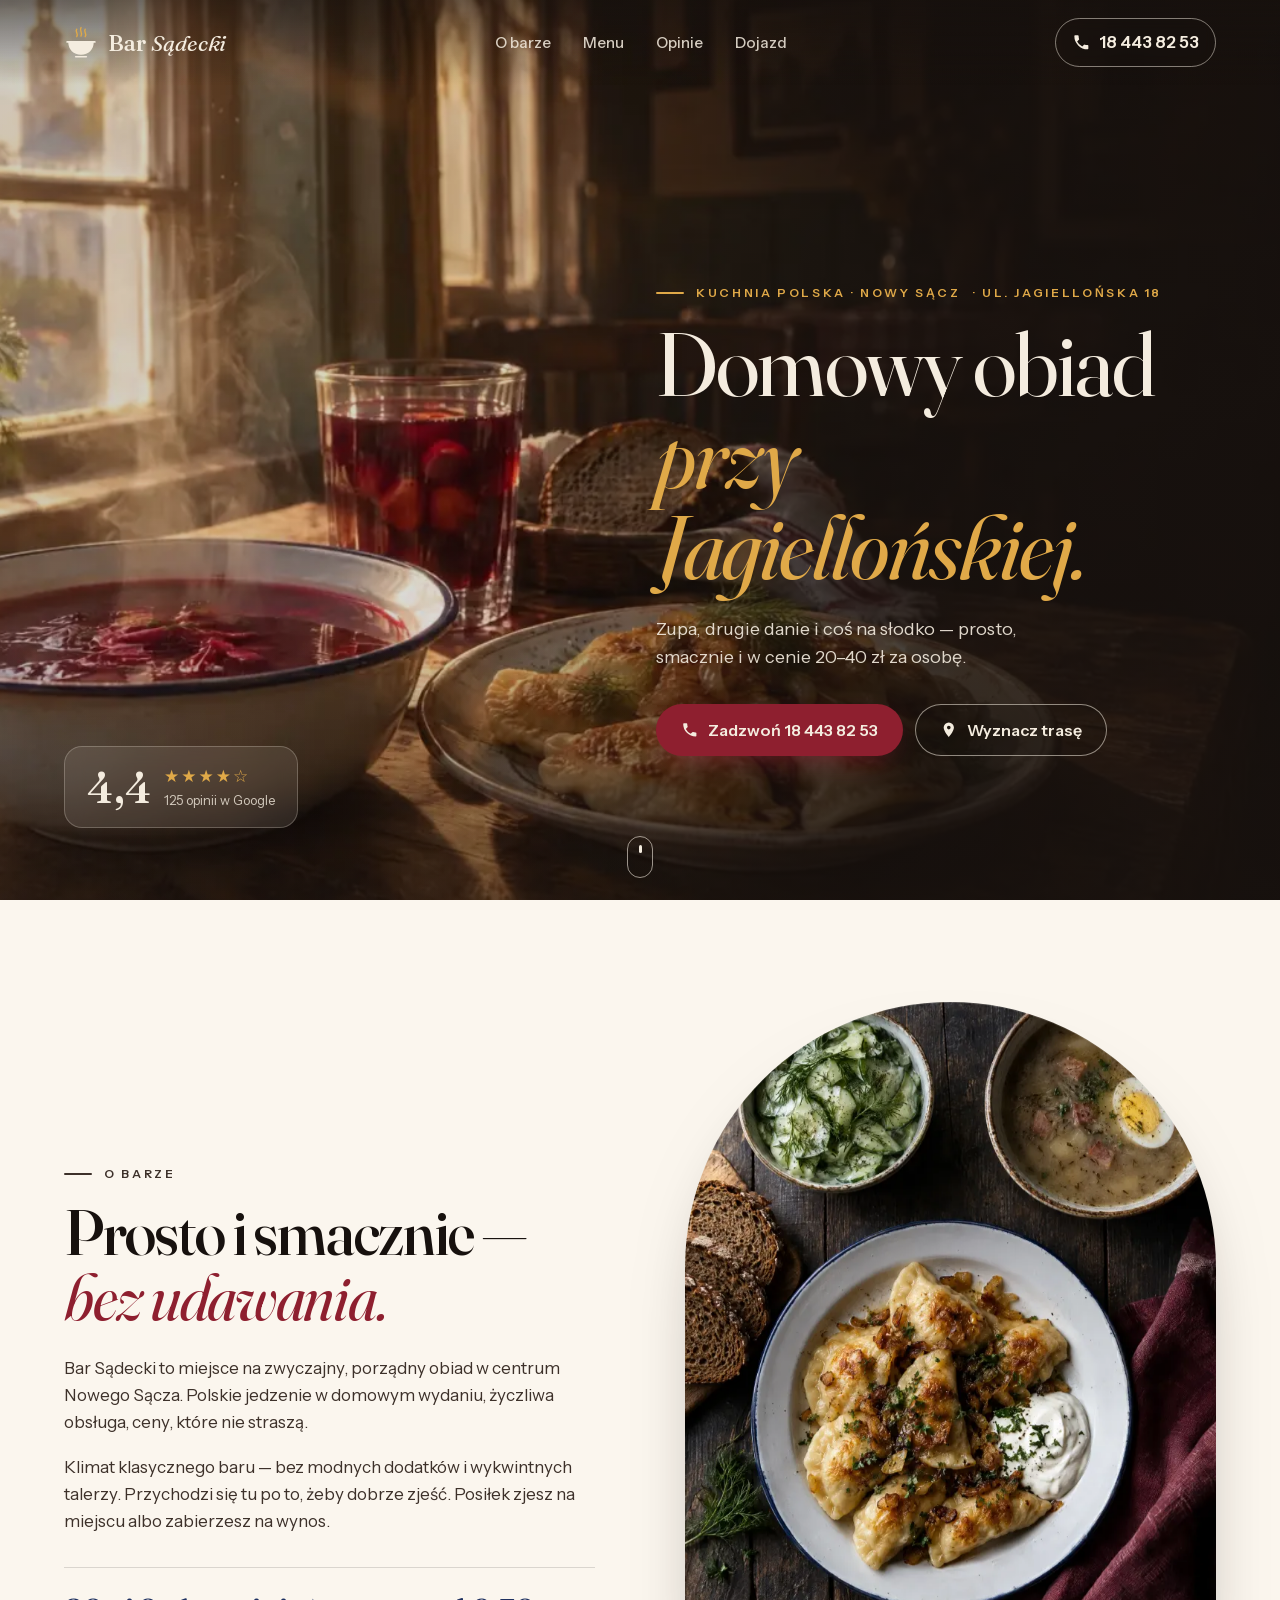
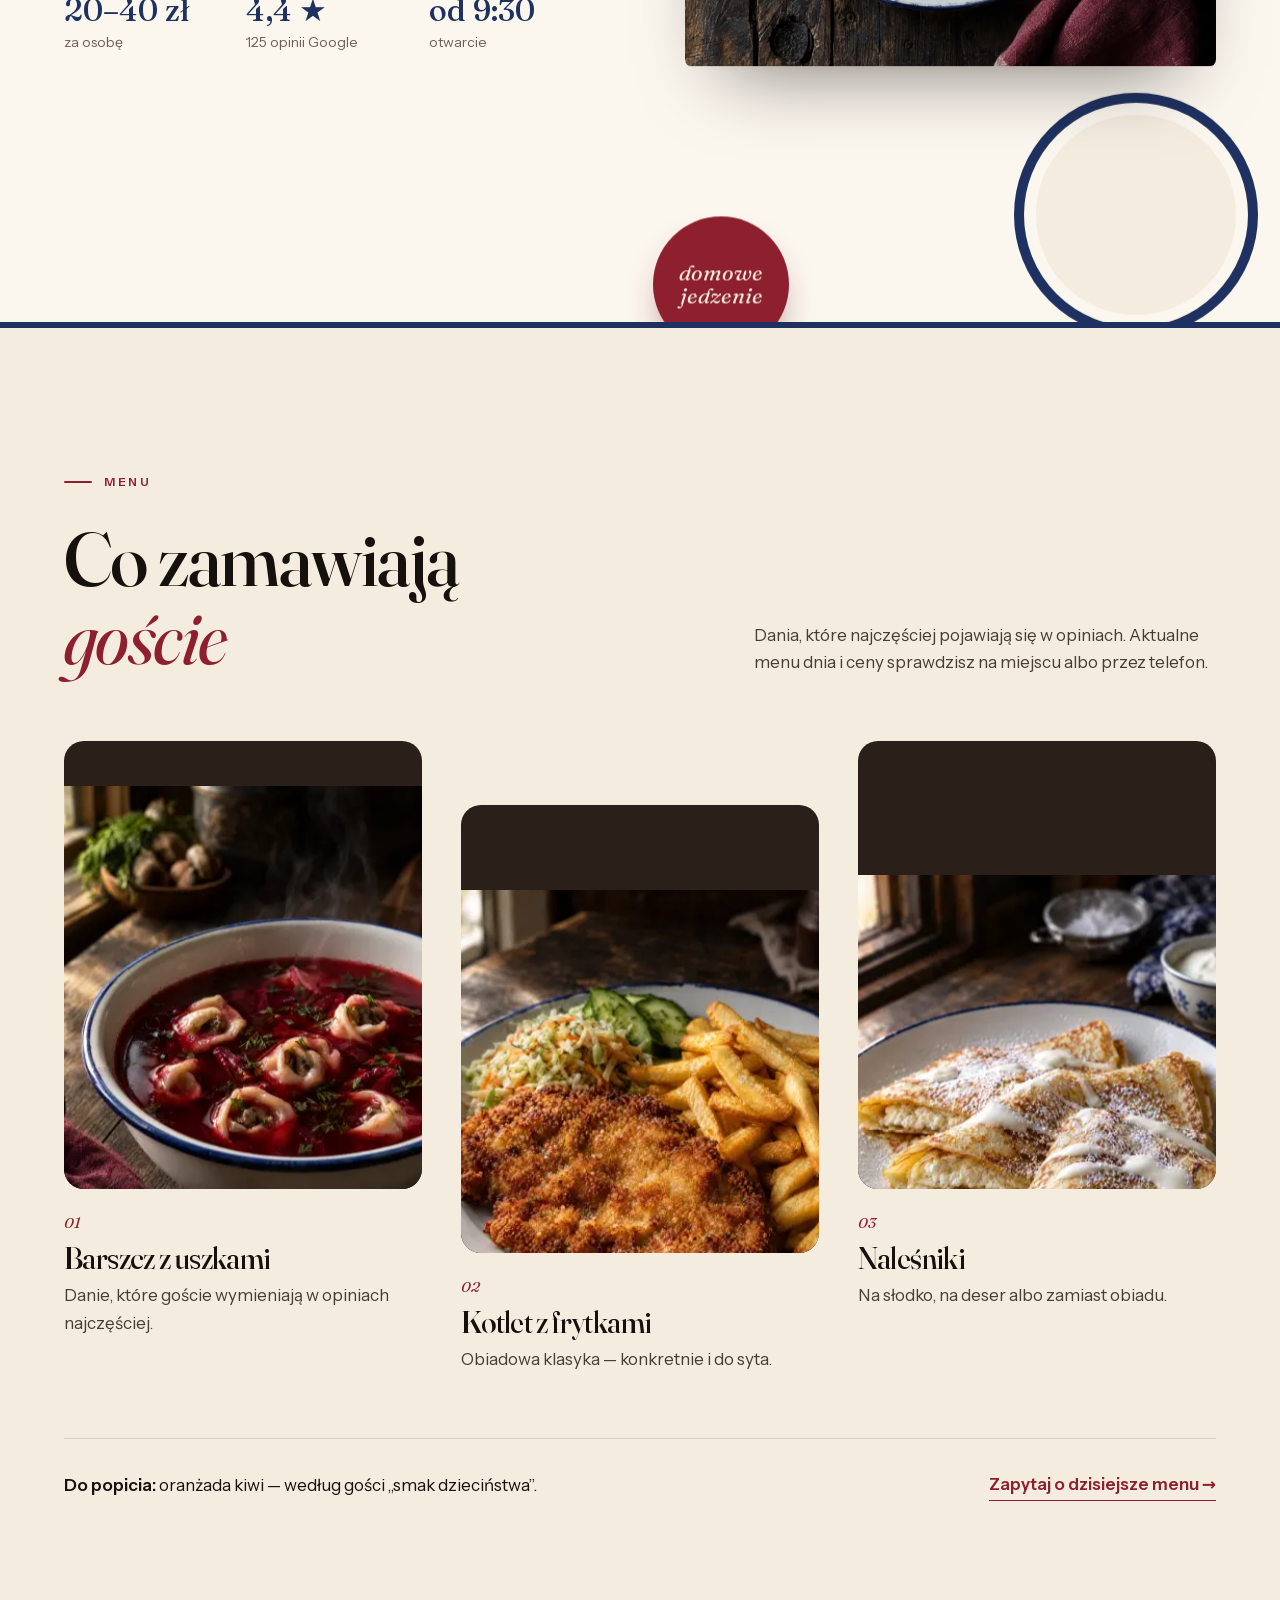
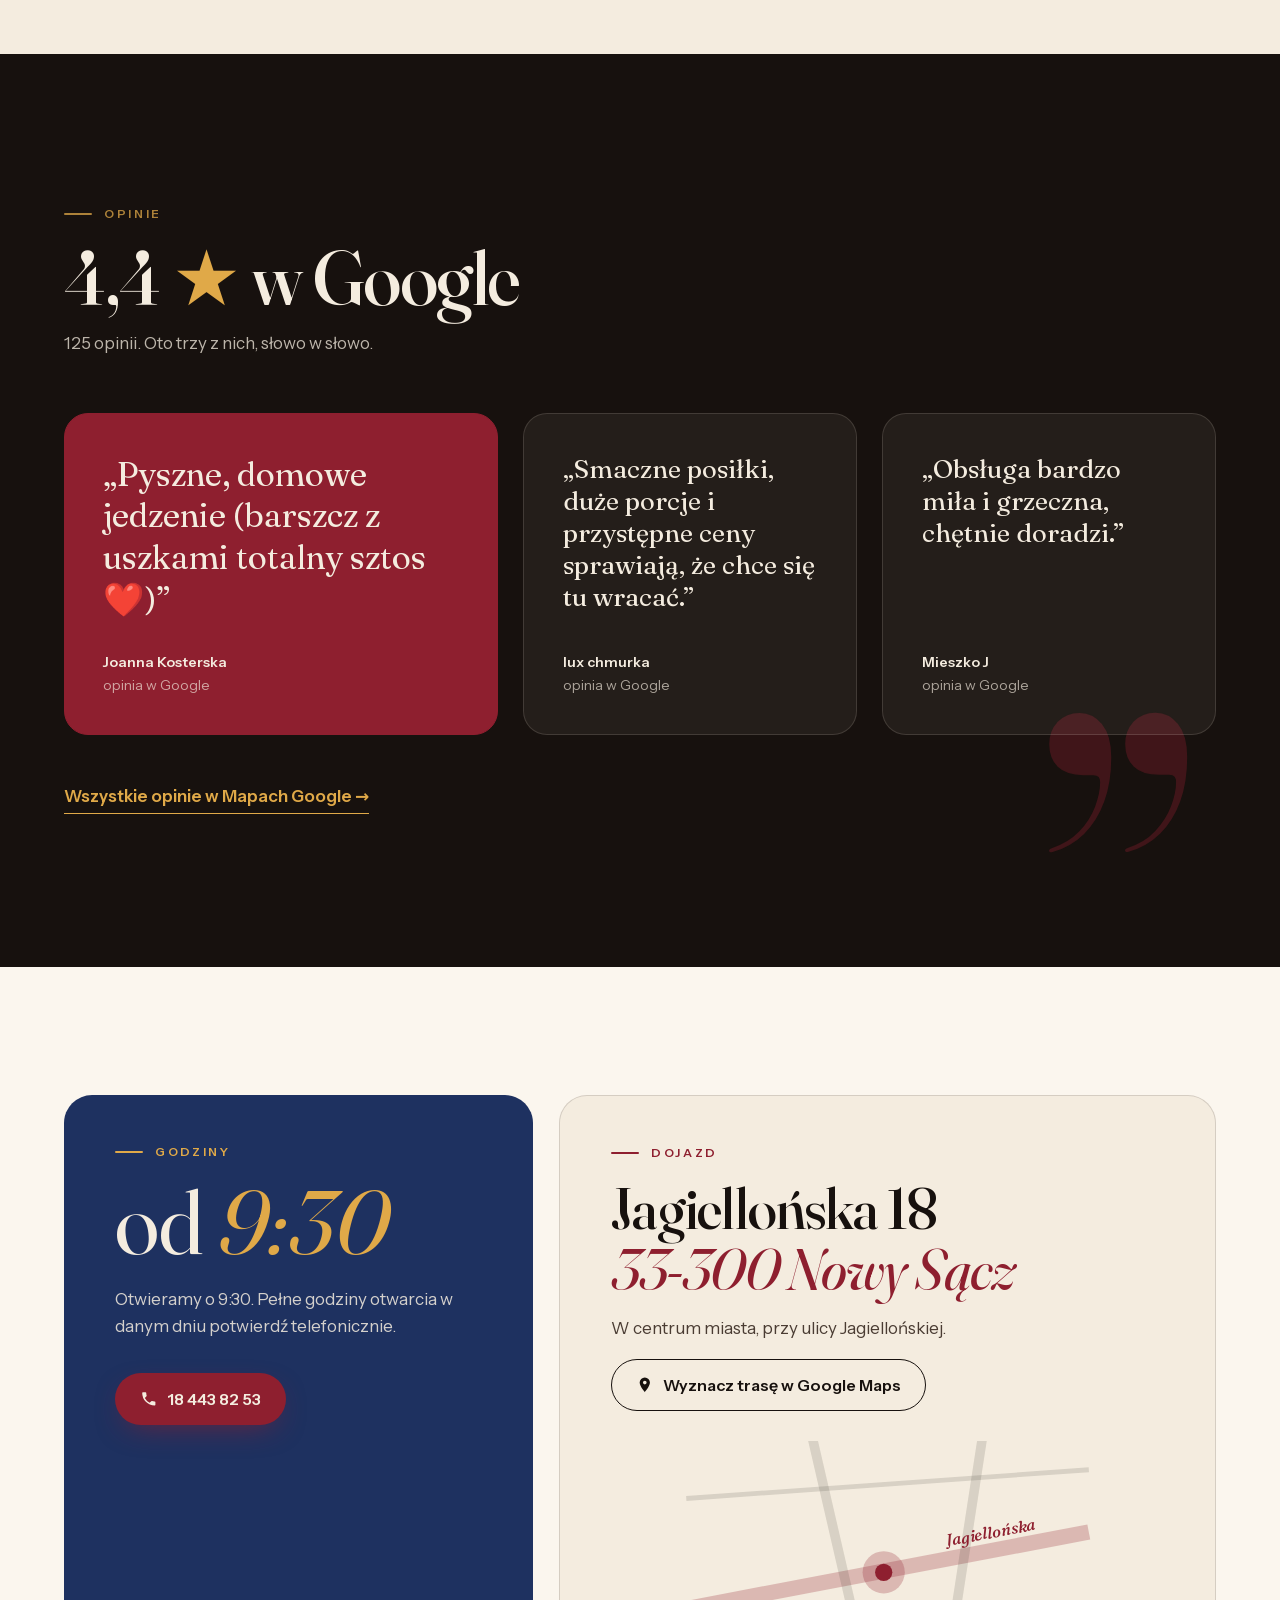
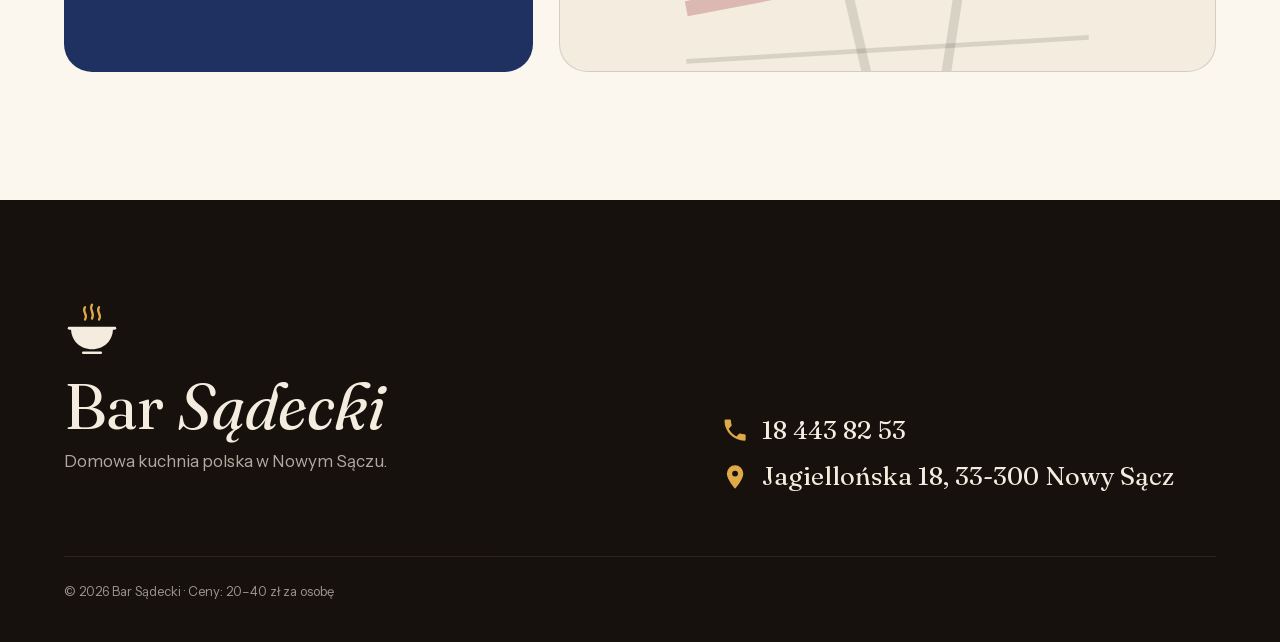
<file: index.html>
<!DOCTYPE html><html lang="pl"><head><meta charSet="utf-8"/><meta name="viewport" content="width=device-width, initial-scale=1, viewport-fit=cover"/><link rel="preload" as="font" type="font/woff2" href="assets/fonts/Fraunces-normal-latin.woff2" crossorigin/><link rel="preload" as="font" type="font/woff2" href="assets/fonts/InstrumentSans-normal-latin.woff2" crossorigin/><style>@font-face {
  font-family: 'Fraunces';
  font-style: italic;
  font-weight: 300 700;
  font-display: swap;
  src: url(assets/fonts/Fraunces-italic-latin-ext.woff2) format('woff2');
  unicode-range: U+0100-02BA, U+02BD-02C5, U+02C7-02CC, U+02CE-02D7, U+02DD-02FF, U+0304, U+0308, U+0329, U+1D00-1DBF, U+1E00-1E9F, U+1EF2-1EFF, U+2020, U+20A0-20AB, U+20AD-20C0, U+2113, U+2C60-2C7F, U+A720-A7FF;
}
@font-face {
  font-family: 'Fraunces';
  font-style: italic;
  font-weight: 300 700;
  font-display: swap;
  src: url(assets/fonts/Fraunces-italic-latin.woff2) format('woff2');
  unicode-range: U+0000-00FF, U+0131, U+0152-0153, U+02BB-02BC, U+02C6, U+02DA, U+02DC, U+0304, U+0308, U+0329, U+2000-206F, U+20AC, U+2122, U+2191, U+2193, U+2212, U+2215, U+FEFF, U+FFFD;
}
@font-face {
  font-family: 'Fraunces';
  font-style: normal;
  font-weight: 300 700;
  font-display: swap;
  src: url(assets/fonts/Fraunces-normal-latin-ext.woff2) format('woff2');
  unicode-range: U+0100-02BA, U+02BD-02C5, U+02C7-02CC, U+02CE-02D7, U+02DD-02FF, U+0304, U+0308, U+0329, U+1D00-1DBF, U+1E00-1E9F, U+1EF2-1EFF, U+2020, U+20A0-20AB, U+20AD-20C0, U+2113, U+2C60-2C7F, U+A720-A7FF;
}
@font-face {
  font-family: 'Fraunces';
  font-style: normal;
  font-weight: 300 700;
  font-display: swap;
  src: url(assets/fonts/Fraunces-normal-latin.woff2) format('woff2');
  unicode-range: U+0000-00FF, U+0131, U+0152-0153, U+02BB-02BC, U+02C6, U+02DA, U+02DC, U+0304, U+0308, U+0329, U+2000-206F, U+20AC, U+2122, U+2191, U+2193, U+2212, U+2215, U+FEFF, U+FFFD;
}
@font-face {
  font-family: 'Instrument Sans';
  font-style: normal;
  font-weight: 400 600;
  font-stretch: 100%;
  font-display: swap;
  src: url(assets/fonts/InstrumentSans-normal-latin-ext.woff2) format('woff2');
  unicode-range: U+0100-02BA, U+02BD-02C5, U+02C7-02CC, U+02CE-02D7, U+02DD-02FF, U+0304, U+0308, U+0329, U+1D00-1DBF, U+1E00-1E9F, U+1EF2-1EFF, U+2020, U+20A0-20AB, U+20AD-20C0, U+2113, U+2C60-2C7F, U+A720-A7FF;
}
@font-face {
  font-family: 'Instrument Sans';
  font-style: normal;
  font-weight: 400 600;
  font-stretch: 100%;
  font-display: swap;
  src: url(assets/fonts/InstrumentSans-normal-latin.woff2) format('woff2');
  unicode-range: U+0000-00FF, U+0131, U+0152-0153, U+02BB-02BC, U+02C6, U+02DA, U+02DC, U+0304, U+0308, U+0329, U+2000-206F, U+20AC, U+2122, U+2191, U+2193, U+2212, U+2215, U+FEFF, U+FFFD;
}:root{--ink: #17110e;--oak: #2a1f19;--cream: #f4ecdf;--paper: #fbf6ee;--beet: #8e1f2f;--beet-deep: #6b1522;--enamel: #1e3160;--gold: #e0a948;--muted: #6d5f55;--line: rgba(23, 17, 14, .14);--serif: "Fraunces", "Iowan Old Style", Georgia, serif;--sans: "Instrument Sans", system-ui, -apple-system, "Segoe UI", sans-serif;--ease: cubic-bezier(.22, 1, .36, 1);--gutter: clamp(16px, 5vw, 72px);color-scheme:light}*,*:before,*:after{box-sizing:border-box}html{scroll-behavior:smooth;-webkit-text-size-adjust:100%}body{margin:0;background:var(--paper);color:var(--ink);font:400 17px/1.6 var(--sans);-webkit-font-smoothing:antialiased;overflow-x:clip}img,svg,video{display:block;max-width:100%}a{color:inherit}h1,h2,h3{font-family:var(--serif);font-weight:500;line-height:1.02;letter-spacing:-.02em;margin:0;font-variation-settings:"opsz" 120}h1 em,h2 em,.brand em,.footer__name em{font-style:italic;font-weight:400}p{margin:0 0 1em}::selection{background:var(--beet);color:var(--cream)}:focus-visible{outline:2px solid var(--gold);outline-offset:3px;border-radius:4px}.eyebrow{font:600 12px/1 var(--sans);letter-spacing:.22em;text-transform:uppercase;color:var(--beet);margin-bottom:1.2rem;display:flex;align-items:center;gap:.75rem}.eyebrow:before{content:"";width:28px;height:2px;background:currentColor;border-radius:2px}.ico{width:1.1em;height:1.1em;flex:none}.btn{display:inline-flex;align-items:center;gap:.6rem;min-height:52px;padding:0 1.5rem;border-radius:999px;font:600 16px/1 var(--sans);text-decoration:none;border:1.5px solid transparent;cursor:pointer;transition:transform .35s var(--ease),background .3s,color .3s,border-color .3s}.btn:hover{transform:translateY(-2px)}.btn--solid{background:var(--beet);color:var(--cream);box-shadow:0 10px 30px -12px #8e1f2fcc}.btn--solid:hover{background:var(--beet-deep)}.btn--ghost{color:var(--cream);border-color:#f4ecdf8c;background:#17110e40;-webkit-backdrop-filter:blur(6px);backdrop-filter:blur(6px)}.btn--ghost:hover{background:var(--cream);color:var(--ink)}.btn--ghost-dark{color:var(--ink);border-color:var(--ink)}.btn--ghost-dark:hover{background:var(--ink);color:var(--cream)}.link{font-weight:600;color:var(--beet);text-decoration:none;border-bottom:1.5px solid currentColor;padding-bottom:2px}.link--light{color:var(--gold)}.nav{position:fixed;inset:0 0 auto;z-index:20;display:flex;align-items:center;justify-content:space-between;gap:1rem;padding:18px var(--gutter);color:var(--cream);background:linear-gradient(#17110e8c,#17110e00);transition:background .4s var(--ease),padding .4s var(--ease),box-shadow .4s}.nav--solid{background:#17110eeb;-webkit-backdrop-filter:blur(12px);backdrop-filter:blur(12px);padding-block:12px;box-shadow:0 1px #f4ecdf14}.brand{display:flex;align-items:center;gap:.6rem;text-decoration:none}.brand__mark{width:34px;height:34px;color:var(--cream)}.brand__mark .logo__steam,.footer__mark .logo__steam{color:var(--gold);animation:steam 3.2s ease-in-out infinite;transform-origin:50% 100%}@keyframes steam{0%,to{transform:translateY(0) scaleY(1);opacity:1}50%{transform:translateY(-2px) scaleY(1.08);opacity:.65}}.brand__word{font:500 22px/1 var(--serif);letter-spacing:-.01em}.nav__links{display:flex;gap:2rem;font-size:15px;font-weight:500}.nav__links a{text-decoration:none;opacity:.85}.nav__links a:hover{opacity:1;color:var(--gold)}.nav__call{display:inline-flex;align-items:center;gap:.5rem;text-decoration:none;font-weight:600;padding:10px 16px;border-radius:999px;border:1.5px solid rgba(244,236,223,.5);-webkit-backdrop-filter:blur(6px);backdrop-filter:blur(6px)}.nav__call:hover{background:var(--cream);color:var(--ink)}.hero{position:relative;height:100svh;min-height:600px;overflow:hidden;background:var(--ink);color:var(--cream);isolation:isolate}.hero__media{position:absolute;inset:-6% 0 -18%;z-index:-1;will-change:transform}.hero__video-wrap,.hero__video{width:100%;height:100%}.hero__video{object-fit:cover;object-position:30% 50%;background:var(--ink) url(assets/hero-poster.webp) center / cover no-repeat}.hero__shade{position:absolute;inset:0;background:linear-gradient(90deg,#17110e33,#17110e26 38%,#17110ed1 72%),linear-gradient(0deg,#17110ed9,#17110e00 38%)}.hero__content{position:absolute;right:var(--gutter);bottom:clamp(96px,16vh,170px);width:min(560px,100% - 2 * var(--gutter));will-change:transform,opacity}.hero__eyebrow{color:var(--gold)}.hero__title{font-size:clamp(46px,7vw,104px);font-weight:400;margin-bottom:1.4rem;text-wrap:balance}.hero__title em{color:var(--gold)}.hero__lede{font-size:clamp(17px,1.4vw,20px);max-width:34ch;opacity:.9;margin-bottom:2rem}.hero__ctas{display:flex;flex-wrap:wrap;gap:.75rem}.hero__rating{position:absolute;left:var(--gutter);bottom:clamp(40px,8vh,80px);display:grid;grid-template-columns:auto auto;column-gap:.75rem;align-items:center;padding:16px 22px;border-radius:18px;text-decoration:none;background:#f4ecdf1a;border:1px solid rgba(244,236,223,.25);-webkit-backdrop-filter:blur(10px);backdrop-filter:blur(10px);will-change:transform}.hero__rating-num{grid-row:span 2;font:500 44px/1 var(--serif)}.hero__stars{color:var(--gold);letter-spacing:.12em}.hero__rating-src{font-size:13px;opacity:.8}.hero__scroll{position:absolute;left:50%;bottom:22px;width:26px;height:42px;margin-left:-13px;border:1.5px solid rgba(244,236,223,.6);border-radius:20px}.hero__scroll span{position:absolute;left:50%;top:8px;width:3px;height:8px;margin-left:-1.5px;border-radius:2px;background:var(--cream);animation:nudge 1.8s var(--ease) infinite}@keyframes nudge{0%{transform:translateY(0);opacity:1}to{transform:translateY(14px);opacity:0}}.about{display:grid;grid-template-columns:1fr 1fr;gap:clamp(40px,7vw,120px);align-items:center;padding:clamp(96px,14vw,180px) var(--gutter);max-width:1400px;margin:0 auto}.about h2{font-size:clamp(38px,5vw,68px);margin-bottom:1.6rem}.about h2 em{color:var(--beet)}.about__text>p{max-width:50ch;color:#3d312a}.facts{list-style:none;padding:1.6rem 0 0;margin:2rem 0 0;border-top:1px solid var(--line);display:grid;grid-template-columns:repeat(3,1fr);gap:1rem}.facts strong{display:block;font:500 clamp(24px,2.4vw,32px)/1.1 var(--serif);color:var(--enamel)}.facts span{font-size:14px;color:var(--muted)}.about__visual{position:relative;aspect-ratio:4 / 5}.about__frame{position:absolute;inset:0;border-radius:999px 999px 24px 24px;overflow:hidden;box-shadow:0 40px 80px -40px #17110e99;will-change:transform}.about__frame img{width:100%;height:112%;object-fit:cover;margin-top:-6%}.about__rim{position:absolute;width:46%;aspect-ratio:1;right:-8%;bottom:-6%;border-radius:50%;border:10px solid var(--enamel);background:var(--cream);box-shadow:inset 0 0 0 12px var(--paper);z-index:-1;will-change:transform}.about__tag{position:absolute;left:-6%;bottom:12%;margin:0;padding:22px 26px;border-radius:50%;aspect-ratio:1;display:grid;place-items:center;text-align:center;background:var(--beet);color:var(--cream);font:italic 400 22px/1.05 var(--serif);transform:rotate(-8deg);box-shadow:0 20px 40px -20px #6b1522e6;will-change:transform}.menu{background:var(--cream);padding:clamp(96px,12vw,160px) var(--gutter);position:relative}.menu:before{content:"";position:absolute;inset:0 0 auto;height:6px;background:var(--enamel)}.menu__head{max-width:1400px;margin:0 auto 4rem;display:grid;grid-template-columns:1fr 1fr;gap:2rem;align-items:end}.menu__head .eyebrow{grid-column:1 / -1;margin:0}.menu__head h2{font-size:clamp(40px,6vw,84px)}.menu__head h2 em{color:var(--beet)}.menu__intro{color:#4a3c33;max-width:42ch;justify-self:end;margin:0}.dishes{list-style:none;margin:0 auto;padding:0;max-width:1400px;display:grid;grid-template-columns:repeat(3,1fr);gap:clamp(20px,3vw,44px)}.dish{position:relative}.dish:nth-child(2){margin-top:64px}.dish__img{aspect-ratio:4 / 5;overflow:hidden;border-radius:20px;margin-bottom:1.3rem;background:var(--oak)}.dish__img-inner{height:100%;will-change:transform}.dish__img img{width:100%;height:116%;margin-top:-8%;object-fit:cover;transition:transform 1.2s var(--ease)}.dish:hover .dish__img img{transform:scale(1.04)}.dish__no{font:italic 400 15px/1 var(--serif);color:var(--beet)}.dish h3{font-size:clamp(26px,2.4vw,34px);margin:.4rem 0 .5rem}.dish p{color:#4a3c33;margin:0}.menu__strip{max-width:1400px;margin:4rem auto 0;padding-top:2rem;border-top:1px solid var(--line);display:flex;flex-wrap:wrap;gap:1rem 2rem;justify-content:space-between;align-items:center}.menu__strip p{margin:0}.reviews{position:relative;overflow:hidden;background:var(--ink);color:var(--cream);padding:clamp(96px,12vw,170px) var(--gutter)}.reviews__bgmark{position:absolute;top:-.1em;right:4vw;font:400 clamp(300px,45vw,720px)/1 var(--serif);color:var(--beet);opacity:.35;pointer-events:none;will-change:transform}.reviews__head{position:relative;max-width:1400px;margin:0 auto 3.5rem}.reviews__head .eyebrow{color:var(--gold)}.reviews__head h2{font-size:clamp(44px,6vw,84px);margin-bottom:.8rem}.reviews__head h2 span{color:var(--gold)}.reviews__head>p{opacity:.75}.reviews__grid{position:relative;max-width:1400px;margin:0 auto 3rem;display:grid;grid-template-columns:1.3fr 1fr 1fr;gap:clamp(16px,2vw,28px)}.review{margin:0;padding:clamp(28px,3vw,44px);border-radius:24px;background:#f4ecdf0f;border:1px solid rgba(244,236,223,.14);display:flex;flex-direction:column;justify-content:space-between;gap:2rem}.review:first-child{background:var(--beet);border-color:var(--beet)}.review blockquote{margin:0}.review blockquote p{font:400 clamp(22px,2vw,30px)/1.25 var(--serif);margin:0}.review:first-child blockquote p{font-size:clamp(26px,2.6vw,38px)}.review blockquote p:before{content:"„"}.review blockquote p:after{content:"”"}.review figcaption{display:flex;flex-direction:column;font-size:14px}.review__author{font-weight:600}.review__src{opacity:.65}.reviews>.link{position:relative;display:inline-block;margin-left:max(0px,(100% - 1400px) / 2)}.visit{display:grid;grid-template-columns:1fr 1.4fr;gap:clamp(16px,2vw,28px);padding:clamp(80px,10vw,140px) var(--gutter);max-width:calc(1400px + 2 * var(--gutter));margin:0 auto}.visit__card{position:relative;overflow:hidden;border-radius:28px;padding:clamp(28px,4vw,56px)}.visit__hours{background:var(--enamel);color:var(--cream)}.visit__hours .eyebrow{color:var(--gold)}.visit__big{font:400 clamp(56px,7vw,104px)/1 var(--serif);margin-bottom:1.2rem}.visit__big span{font-style:italic;color:var(--gold)}.visit__hours>p:not(.eyebrow):not(.visit__big){opacity:.85;max-width:32ch;margin-bottom:2rem}.visit__where{background:var(--cream);border:1px solid var(--line);padding-bottom:clamp(200px,22vw,260px)}.visit__addr{font-size:clamp(38px,4.6vw,64px);margin-bottom:1rem}.visit__addr em{color:var(--beet)}.visit__where>p:not(.eyebrow){color:#4a3c33}.visit__map{position:absolute;left:0;right:0;bottom:0;width:100%;height:clamp(170px,19vw,230px);pointer-events:none}.road{fill:none;stroke:#17110e1f;stroke-width:10}.road--main{stroke:#8e1f2f40;stroke-width:16}.road--thin{stroke-width:5}.map__label{font:italic 500 17px var(--serif);fill:var(--beet)}.map__pin circle{fill:var(--beet)}.map__pin .map__pulse{fill:#8e1f2f40;transform-origin:center;transform-box:fill-box;animation:pulse 2.4s var(--ease) infinite}@keyframes pulse{0%{transform:scale(.4);opacity:1}to{transform:scale(1.6);opacity:0}}.footer{background:var(--ink);color:var(--cream);padding:clamp(64px,8vw,110px) var(--gutter) 40px;display:grid;grid-template-columns:1.2fr 1fr;gap:2rem 4rem}.footer__mark{width:56px;height:56px;color:var(--cream);margin-bottom:1rem}.footer__name{font:400 clamp(40px,5vw,64px)/1 var(--serif);margin-bottom:.6rem}.footer__tag{opacity:.7}.footer__contact{font-style:normal;display:flex;flex-direction:column;gap:1rem;align-self:end}.footer__contact a{display:inline-flex;align-items:center;gap:.75rem;text-decoration:none;font:400 clamp(20px,2vw,28px)/1.2 var(--serif)}.footer__contact a .ico,.footer__contact a:hover{color:var(--gold)}.footer__legal{grid-column:1 / -1;margin:2rem 0 0;padding-top:1.5rem;border-top:1px solid rgba(244,236,223,.15);font-size:13px;opacity:.6}.callbar{display:none}.notfound{min-height:100svh;display:grid;place-content:center;justify-items:start;gap:1.2rem;padding:var(--gutter)}.notfound h1{font-size:clamp(36px,6vw,72px)}.motion-ready .reveal{opacity:0;transform:translateY(36px);transition:opacity 1s var(--ease),transform 1.1s var(--ease)}.motion-ready .reveal.is-in{opacity:1;transform:none}@media(max-width:960px){.nav__links{display:none}.about,.menu__head,.visit,.footer{grid-template-columns:1fr}.about__visual{width:min(100%,520px);margin:0 auto}.menu__intro{justify-self:start}.reviews__grid{grid-template-columns:1fr}}@media(max-width:767px){body{font-size:16px}.nav{padding-block:14px}.nav__call span{display:none}.nav__call{padding:10px}.hero__content{left:var(--gutter);right:var(--gutter);width:auto;bottom:150px}.hero__shade{background:linear-gradient(0deg,#17110ef2,#17110e8c 55%,#17110e26)}.hero__video{object-position:38% 50%}.hero__ctas .btn{flex:1 1 100%;justify-content:center}.hero__rating{bottom:56px;padding:10px 16px}.hero__rating-num{font-size:30px}.hero__scroll{display:none}.about__tag{font-size:17px;left:-2%;padding:16px}.facts{grid-template-columns:repeat(3,1fr);gap:.5rem}.dishes{grid-template-columns:1fr;gap:48px}.dish:nth-child(2){margin-top:0}.menu__strip{flex-direction:column;align-items:flex-start}.reviews__bgmark{right:-4vw}.visit__card .btn{width:100%;justify-content:center}.footer{padding-bottom:110px}.callbar{position:fixed;z-index:30;left:16px;right:16px;bottom:max(16px,env(safe-area-inset-bottom));display:flex;align-items:center;justify-content:center;gap:.6rem;min-height:56px;border-radius:999px;background:var(--beet);color:var(--cream);font-weight:600;text-decoration:none;box-shadow:0 16px 40px -12px #17110eb3;transform:translateY(140%);transition:transform .5s var(--ease)}.callbar.is-shown{transform:none}.hide-sm{display:none}}@media(prefers-reduced-motion:reduce){html{scroll-behavior:auto}*,*:before,*:after{animation-duration:.001ms!important;animation-iteration-count:1!important;transition-duration:.001ms!important}[data-depth]{transform:none!important}.motion-ready .reveal{opacity:1;transform:none}}
</style><title>Bar Sądecki — domowa kuchnia polska w Nowym Sączu</title><meta name="description" content="Bar Sądecki przy ul. Jagiellońskiej 18 w Nowym Sączu. Domowa kuchnia polska, barszcz z uszkami, obiady 20–40 zł za osobę. Zadzwoń: 18 443 82 53."/><meta name="theme-color" content="#17110e"/><meta name="format-detection" content="telephone=no"/><meta property="og:title" content="Bar Sądecki — domowa kuchnia polska w Nowym Sączu"/><meta property="og:description" content="Bar Sądecki przy ul. Jagiellońskiej 18 w Nowym Sączu. Domowa kuchnia polska, barszcz z uszkami, obiady 20–40 zł za osobę. Zadzwoń: 18 443 82 53."/><meta property="og:type" content="restaurant"/><meta property="og:locale" content="pl_PL"/><meta property="og:site_name" content="Bar Sądecki"/><meta property="og:url" content="https://nieoliwier.github.io/bar-sadecki/"/><meta property="og:image" content="https://nieoliwier.github.io/bar-sadecki/assets/og.jpg"/><meta property="og:image:width" content="1200"/><meta property="og:image:height" content="630"/><meta property="og:image:alt" content="Bar Sądecki — barszcz i pierogi w porannym słońcu"/><meta name="twitter:card" content="summary_large_image"/><meta name="twitter:image" content="https://nieoliwier.github.io/bar-sadecki/assets/og.jpg"/><link rel="canonical" href="https://nieoliwier.github.io/bar-sadecki/"/><link rel="preload" as="image" href="assets/hero-poster.webp" fetchPriority="high"/><link rel="icon" href="favicon.svg" type="image/svg+xml"/><link rel="apple-touch-icon" href="assets/apple-touch-icon.png"/></head><body><!--$--><script type="application/ld+json">{"@context":"https://schema.org","@type":"Restaurant","name":"Bar Sądecki","url":"https://nieoliwier.github.io/bar-sadecki/","image":"https://nieoliwier.github.io/bar-sadecki/assets/og.jpg","telephone":"+48 18 443 82 53","servesCuisine":"Kuchnia polska","priceRange":"20–40 zł","address":{"@type":"PostalAddress","streetAddress":"Jagiellońska 18","postalCode":"33-300","addressLocality":"Nowy Sącz","addressCountry":"PL"},"geo":{"@type":"GeoCoordinates","latitude":49.6224165,"longitude":20.6919546},"hasMap":"https://www.google.com/maps/search/?api=1&query=Bar%20S%C4%85decki%20Jagiello%C5%84ska%2018%20Nowy%20S%C4%85cz"}</script><header class="nav"><a class="brand" href="#top" aria-label="Bar Sądecki — strona główna"><svg class="brand__mark" viewBox="0 0 64 64" aria-hidden="true"><path class="logo__steam" d="M24 6c-4 5 4 8 0 14M32 3c-4 6 4 9 0 16M40 6c-4 5 4 8 0 14" fill="none" stroke="currentColor" stroke-width="2.6" stroke-linecap="round"></path><path d="M8 30h48c0 14-10 24-24 24S8 44 8 30Z" fill="currentColor"></path><path d="M6 30h52" stroke="currentColor" stroke-width="3.4" stroke-linecap="round"></path><path d="M22 58h20" stroke="currentColor" stroke-width="3" stroke-linecap="round"></path></svg><span class="brand__word">Bar <em>Sądecki</em></span></a><nav class="nav__links" aria-label="Sekcje"><a href="#o-barze">O barze</a><a href="#menu">Menu</a><a href="#opinie">Opinie</a><a href="#dojazd">Dojazd</a></nav><a class="nav__call" href="tel:+48184438253" aria-label="Zadzwoń: 18 443 82 53"><svg class="ico" viewBox="0 0 24 24" aria-hidden="true"><path d="M6.6 10.8a15.1 15.1 0 0 0 6.6 6.6l2.2-2.2a1 1 0 0 1 1-.25 11.4 11.4 0 0 0 3.6.57 1 1 0 0 1 1 1V20a1 1 0 0 1-1 1A17 17 0 0 1 3 4a1 1 0 0 1 1-1h3.5a1 1 0 0 1 1 1c0 1.25.2 2.45.57 3.57a1 1 0 0 1-.25 1Z" fill="currentColor"></path></svg><span>18 443 82 53</span></a></header><main id="top"><section class="hero" aria-labelledby="hero-title"><div class="hero__media" data-depth="0.38" data-anchor="hero"><div class="hero__video-wrap"><video class="hero__video" autoplay muted loop playsinline preload="auto"
  poster="assets/hero-poster.webp" aria-hidden="true" disablepictureinpicture>
  <source src="assets/hero-720.mp4" type="video/mp4" media="(max-width: 767px)">
  <source src="assets/hero-1080.mp4" type="video/mp4">
</video></div><div class="hero__shade"></div></div><div class="hero__content" data-depth="-0.12" data-anchor="hero" data-fade="1"><p class="eyebrow hero__eyebrow">Kuchnia polska · Nowy Sącz<span class="hide-sm"> · ul. Jagiellońska 18</span></p><h1 id="hero-title" class="hero__title">Domowy obiad<br/><em>przy Jagiellońskiej.</em></h1><p class="hero__lede">Zupa, drugie danie i coś na słodko — prosto, smacznie i w cenie 20–40 zł za osobę.</p><div class="hero__ctas"><a class="btn btn--solid" href="tel:+48184438253"><svg class="ico" viewBox="0 0 24 24" aria-hidden="true"><path d="M6.6 10.8a15.1 15.1 0 0 0 6.6 6.6l2.2-2.2a1 1 0 0 1 1-.25 11.4 11.4 0 0 0 3.6.57 1 1 0 0 1 1 1V20a1 1 0 0 1-1 1A17 17 0 0 1 3 4a1 1 0 0 1 1-1h3.5a1 1 0 0 1 1 1c0 1.25.2 2.45.57 3.57a1 1 0 0 1-.25 1Z" fill="currentColor"></path></svg> Zadzwoń <!-- -->18 443 82 53</a><a class="btn btn--ghost" href="https://www.google.com/maps/dir/?api=1&amp;destination=Bar%20S%C4%85decki%2C%20Jagiello%C5%84ska%2018%2C%2033-300%20Nowy%20S%C4%85cz" target="_blank" rel="noopener"><svg class="ico" viewBox="0 0 24 24" aria-hidden="true"><path d="M12 2a7 7 0 0 0-7 7c0 5.25 7 13 7 13s7-7.75 7-13a7 7 0 0 0-7-7Zm0 9.5A2.5 2.5 0 1 1 12 6.5a2.5 2.5 0 0 1 0 5Z" fill="currentColor"></path></svg> Wyznacz trasę</a></div></div><a class="hero__rating" href="https://www.google.com/maps/search/?api=1&amp;query=Bar%20S%C4%85decki%20Jagiello%C5%84ska%2018%20Nowy%20S%C4%85cz" target="_blank" rel="noopener" data-depth="-0.28" data-anchor="hero"><span class="hero__rating-num">4,4</span><span class="hero__stars" aria-hidden="true">★★★★☆</span><span class="hero__rating-src">125 opinii w Google</span></a><a class="hero__scroll" href="#o-barze" aria-label="Przewiń do opisu baru"><span></span></a></section><section class="about" id="o-barze" aria-labelledby="about-title"><div class="about__text reveal"><p class="eyebrow">O barze</p><h2 id="about-title">Prosto i smacznie —<br/><em>bez udawania.</em></h2><p>Bar Sądecki to miejsce na zwyczajny, porządny obiad w centrum Nowego Sącza. Polskie jedzenie w domowym wydaniu, życzliwa obsługa, ceny, które nie straszą.</p><p>Klimat klasycznego baru — bez modnych dodatków i wykwintnych talerzy. Przychodzi się tu po to, żeby dobrze zjeść. Posiłek zjesz na miejscu albo zabierzesz na wynos.</p><ul class="facts"><li><strong>20–40 zł</strong><span>za osobę</span></li><li><strong>4,4 ★</strong><span>125 opinii Google</span></li><li><strong>od 9:30</strong><span>otwarcie</span></li></ul></div><div class="about__visual"><div class="about__frame" data-depth="0.08"><picture><source srcSet="assets/stol-480.webp 480w, assets/stol-800.webp 800w, assets/stol-1200.webp 1200w" sizes="(max-width: 767px) 92vw, 44vw" type="image/webp"/><img src="assets/stol-1200.jpg" alt="Stół z domowym obiadem: pierogi z cebulką, żurek z jajkiem, mizeria i chleb" width="1200" height="1500" loading="lazy" decoding="async"/></picture></div><div class="about__rim" data-depth="-0.16" aria-hidden="true"></div><p class="about__tag" data-depth="-0.3" aria-hidden="true">domowe<br/>jedzenie</p></div></section><section class="menu" id="menu" aria-labelledby="menu-title"><div class="menu__head reveal"><p class="eyebrow">Menu</p><h2 id="menu-title">Co zamawiają <em>goście</em></h2><p class="menu__intro">Dania, które najczęściej pojawiają się w opiniach. Aktualne menu dnia i ceny sprawdzisz na miejscu albo przez telefon.</p></div><ol class="dishes"><li class="dish reveal" style="transition-delay:0ms"><div class="dish__img"><div class="dish__img-inner" data-depth="0.05"><picture><source srcSet="assets/barszcz-400.webp 400w, assets/barszcz-640.webp 640w, assets/barszcz-960.webp 960w" sizes="(max-width: 767px) 88vw, 30vw" type="image/webp"/><img src="assets/barszcz-960.jpg" alt="Barszcz z uszkami" width="960" height="1200" loading="lazy" decoding="async"/></picture></div></div><span class="dish__no">01</span><h3>Barszcz z uszkami</h3><p>Danie, które goście wymieniają w opiniach najczęściej.</p></li><li class="dish reveal" style="transition-delay:90ms"><div class="dish__img"><div class="dish__img-inner" data-depth="0.08"><picture><source srcSet="assets/kotlet-400.webp 400w, assets/kotlet-640.webp 640w, assets/kotlet-960.webp 960w" sizes="(max-width: 767px) 88vw, 30vw" type="image/webp"/><img src="assets/kotlet-960.jpg" alt="Kotlet z frytkami" width="960" height="1200" loading="lazy" decoding="async"/></picture></div></div><span class="dish__no">02</span><h3>Kotlet z frytkami</h3><p>Obiadowa klasyka — konkretnie i do syta.</p></li><li class="dish reveal" style="transition-delay:180ms"><div class="dish__img"><div class="dish__img-inner" data-depth="0.11"><picture><source srcSet="assets/nalesniki-400.webp 400w, assets/nalesniki-640.webp 640w, assets/nalesniki-960.webp 960w" sizes="(max-width: 767px) 88vw, 30vw" type="image/webp"/><img src="assets/nalesniki-960.jpg" alt="Naleśniki" width="960" height="1200" loading="lazy" decoding="async"/></picture></div></div><span class="dish__no">03</span><h3>Naleśniki</h3><p>Na słodko, na deser albo zamiast obiadu.</p></li></ol><div class="menu__strip reveal"><p><strong>Do popicia:</strong> oranżada kiwi — według gości „smak dzieciństwa”.</p><a class="link" href="tel:+48184438253">Zapytaj o dzisiejsze menu →</a></div></section><section class="reviews" id="opinie" aria-labelledby="reviews-title"><div class="reviews__bgmark" data-depth="0.22" aria-hidden="true">„</div><div class="reviews__head reveal"><p class="eyebrow">Opinie</p><h2 id="reviews-title">4,4 <span aria-hidden="true">★</span> w Google</h2><p>125 opinii. Oto trzy z nich, słowo w słowo.</p></div><div class="reviews__grid"><figure class="review reveal" style="transition-delay:0ms"><blockquote><p>Pyszne, domowe jedzenie (barszcz z uszkami totalny sztos ❤️)</p></blockquote><figcaption><span class="review__author">Joanna Kosterska</span><span class="review__src">opinia w Google</span></figcaption></figure><figure class="review reveal" style="transition-delay:110ms"><blockquote><p>Smaczne posiłki, duże porcje i przystępne ceny sprawiają, że chce się tu wracać.</p></blockquote><figcaption><span class="review__author">lux chmurka</span><span class="review__src">opinia w Google</span></figcaption></figure><figure class="review reveal" style="transition-delay:220ms"><blockquote><p>Obsługa bardzo miła i grzeczna, chętnie doradzi.</p></blockquote><figcaption><span class="review__author">Mieszko J</span><span class="review__src">opinia w Google</span></figcaption></figure></div><a class="link link--light reveal" href="https://www.google.com/maps/search/?api=1&amp;query=Bar%20S%C4%85decki%20Jagiello%C5%84ska%2018%20Nowy%20S%C4%85cz" target="_blank" rel="noopener">Wszystkie opinie w Mapach Google →</a></section><section class="visit" id="dojazd" aria-labelledby="visit-title"><div class="visit__card visit__hours reveal"><p class="eyebrow">Godziny</p><p class="visit__big">od <span>9:30</span></p><p>Otwieramy o 9:30. Pełne godziny otwarcia w danym dniu potwierdź telefonicznie.</p><a class="btn btn--solid" href="tel:+48184438253"><svg class="ico" viewBox="0 0 24 24" aria-hidden="true"><path d="M6.6 10.8a15.1 15.1 0 0 0 6.6 6.6l2.2-2.2a1 1 0 0 1 1-.25 11.4 11.4 0 0 0 3.6.57 1 1 0 0 1 1 1V20a1 1 0 0 1-1 1A17 17 0 0 1 3 4a1 1 0 0 1 1-1h3.5a1 1 0 0 1 1 1c0 1.25.2 2.45.57 3.57a1 1 0 0 1-.25 1Z" fill="currentColor"></path></svg> <!-- -->18 443 82 53</a></div><div class="visit__card visit__where reveal"><p class="eyebrow">Dojazd</p><h2 id="visit-title" class="visit__addr">Jagiellońska 18<br/><em>33-300 Nowy Sącz</em></h2><p>W centrum miasta, przy ulicy Jagiellońskiej.</p><a class="btn btn--ghost-dark" href="https://www.google.com/maps/dir/?api=1&amp;destination=Bar%20S%C4%85decki%2C%20Jagiello%C5%84ska%2018%2C%2033-300%20Nowy%20S%C4%85cz" target="_blank" rel="noopener"><svg class="ico" viewBox="0 0 24 24" aria-hidden="true"><path d="M12 2a7 7 0 0 0-7 7c0 5.25 7 13 7 13s7-7.75 7-13a7 7 0 0 0-7-7Zm0 9.5A2.5 2.5 0 1 1 12 6.5a2.5 2.5 0 0 1 0 5Z" fill="currentColor"></path></svg> Wyznacz trasę w Google Maps</a><svg class="visit__map" viewBox="0 0 400 240" aria-hidden="true"><path d="M-10 175 L410 95" class="road road--main"></path><path d="M120 -10 L180 250" class="road"></path><path d="M300 -10 L260 250" class="road"></path><path d="M-10 60 L410 30" class="road road--thin"></path><path d="M-10 230 L410 205" class="road road--thin"></path><text x="262" y="110" class="map__label" transform="rotate(-10.8 262 110)">Jagiellońska</text><g class="map__pin" transform="translate(196 137)"><circle r="22" class="map__pulse"></circle><circle r="9"></circle></g></svg></div></section></main><footer class="footer"><div class="footer__brand"><svg class="footer__mark" viewBox="0 0 64 64" aria-hidden="true"><path class="logo__steam" d="M24 6c-4 5 4 8 0 14M32 3c-4 6 4 9 0 16M40 6c-4 5 4 8 0 14" fill="none" stroke="currentColor" stroke-width="2.6" stroke-linecap="round"></path><path d="M8 30h48c0 14-10 24-24 24S8 44 8 30Z" fill="currentColor"></path><path d="M6 30h52" stroke="currentColor" stroke-width="3.4" stroke-linecap="round"></path><path d="M22 58h20" stroke="currentColor" stroke-width="3" stroke-linecap="round"></path></svg><p class="footer__name">Bar <em>Sądecki</em></p><p class="footer__tag">Domowa kuchnia polska w Nowym Sączu.</p></div><address class="footer__contact"><a href="tel:+48184438253"><svg class="ico" viewBox="0 0 24 24" aria-hidden="true"><path d="M6.6 10.8a15.1 15.1 0 0 0 6.6 6.6l2.2-2.2a1 1 0 0 1 1-.25 11.4 11.4 0 0 0 3.6.57 1 1 0 0 1 1 1V20a1 1 0 0 1-1 1A17 17 0 0 1 3 4a1 1 0 0 1 1-1h3.5a1 1 0 0 1 1 1c0 1.25.2 2.45.57 3.57a1 1 0 0 1-.25 1Z" fill="currentColor"></path></svg> <!-- -->18 443 82 53</a><a href="https://www.google.com/maps/dir/?api=1&amp;destination=Bar%20S%C4%85decki%2C%20Jagiello%C5%84ska%2018%2C%2033-300%20Nowy%20S%C4%85cz" target="_blank" rel="noopener"><svg class="ico" viewBox="0 0 24 24" aria-hidden="true"><path d="M12 2a7 7 0 0 0-7 7c0 5.25 7 13 7 13s7-7.75 7-13a7 7 0 0 0-7-7Zm0 9.5A2.5 2.5 0 1 1 12 6.5a2.5 2.5 0 0 1 0 5Z" fill="currentColor"></path></svg> <!-- -->Jagiellońska 18, 33-300 Nowy Sącz</a></address><p class="footer__legal">© <!-- -->2026<!-- --> Bar Sądecki · Ceny: 20–40 zł za osobę</p></footer><a class="callbar" href="tel:+48184438253" aria-label="Zadzwoń do Baru Sądeckiego: 18 443 82 53"><svg class="ico" viewBox="0 0 24 24" aria-hidden="true"><path d="M6.6 10.8a15.1 15.1 0 0 0 6.6 6.6l2.2-2.2a1 1 0 0 1 1-.25 11.4 11.4 0 0 0 3.6.57 1 1 0 0 1 1 1V20a1 1 0 0 1-1 1A17 17 0 0 1 3 4a1 1 0 0 1 1-1h3.5a1 1 0 0 1 1 1c0 1.25.2 2.45.57 3.57a1 1 0 0 1-.25 1Z" fill="currentColor"></path></svg> Zadzwoń</a><!--/$--><script src="assets/motion.js" defer></script></body></html>
</file>
